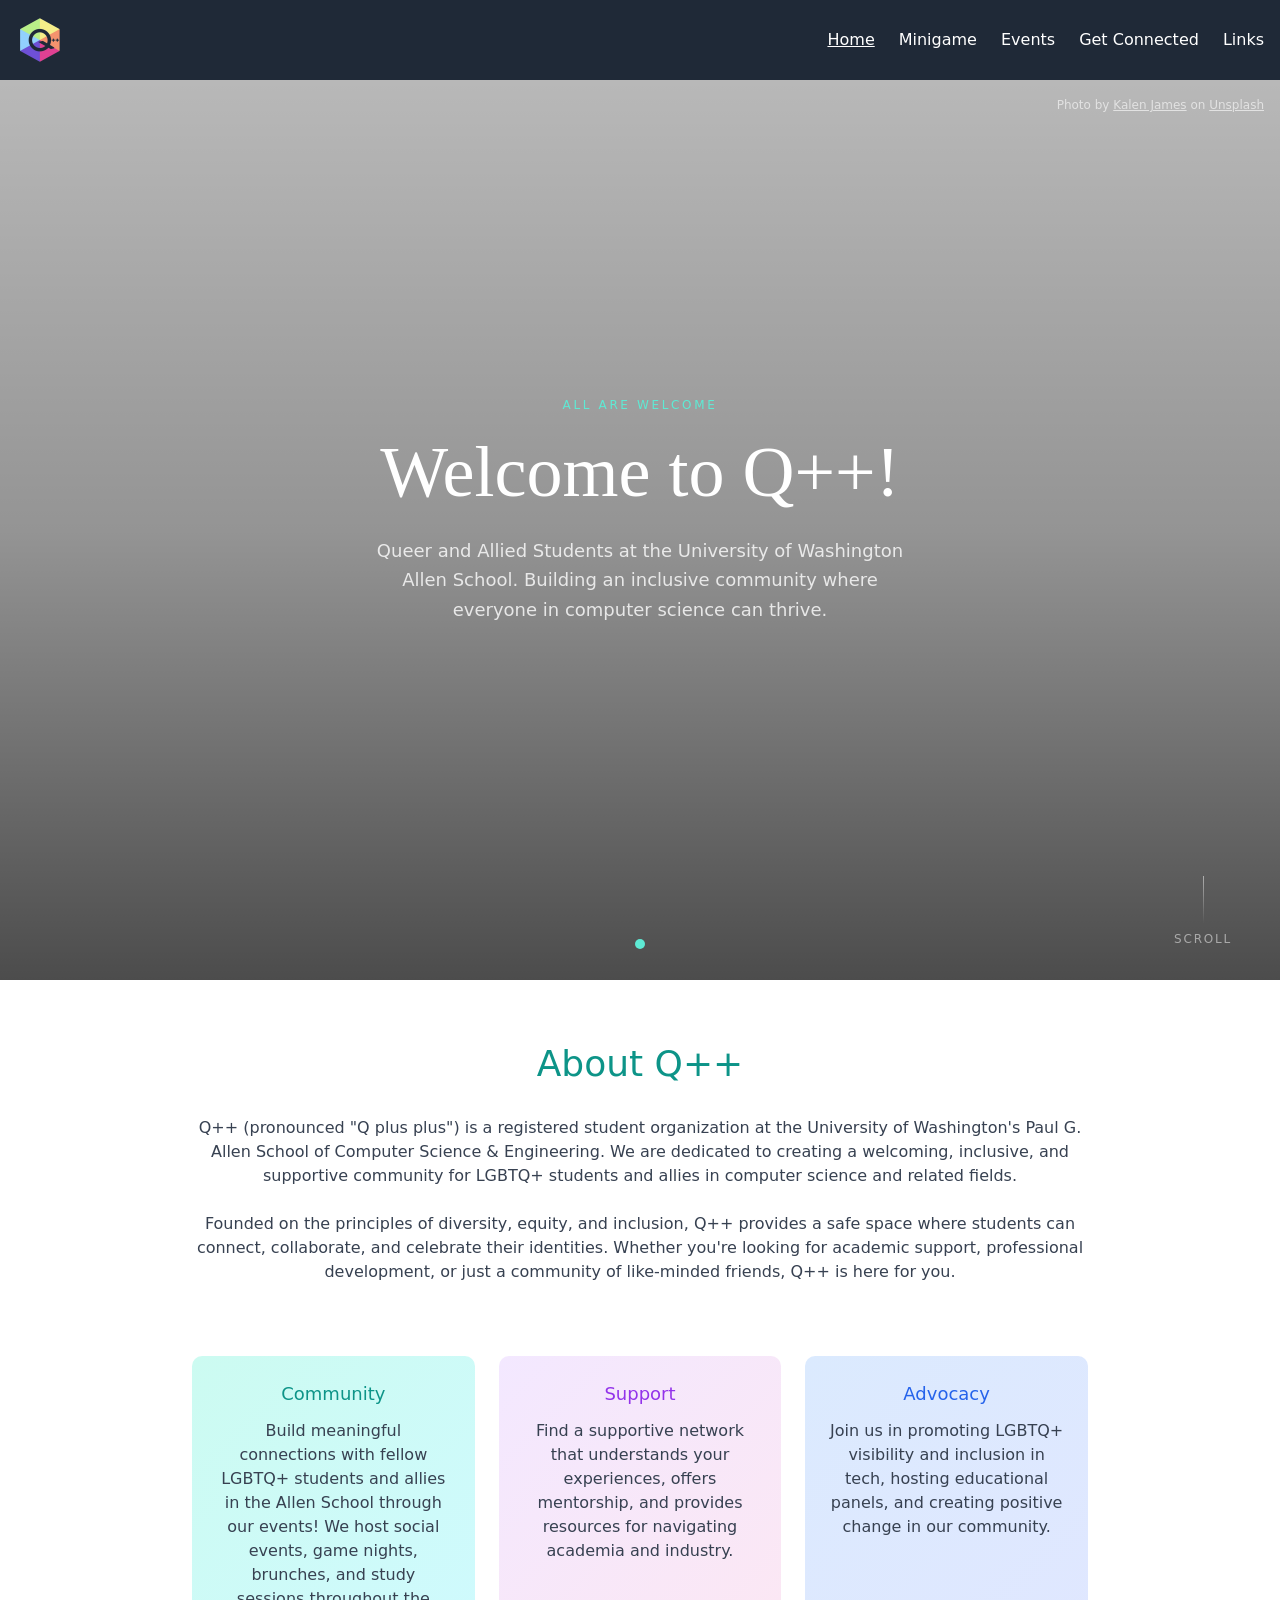
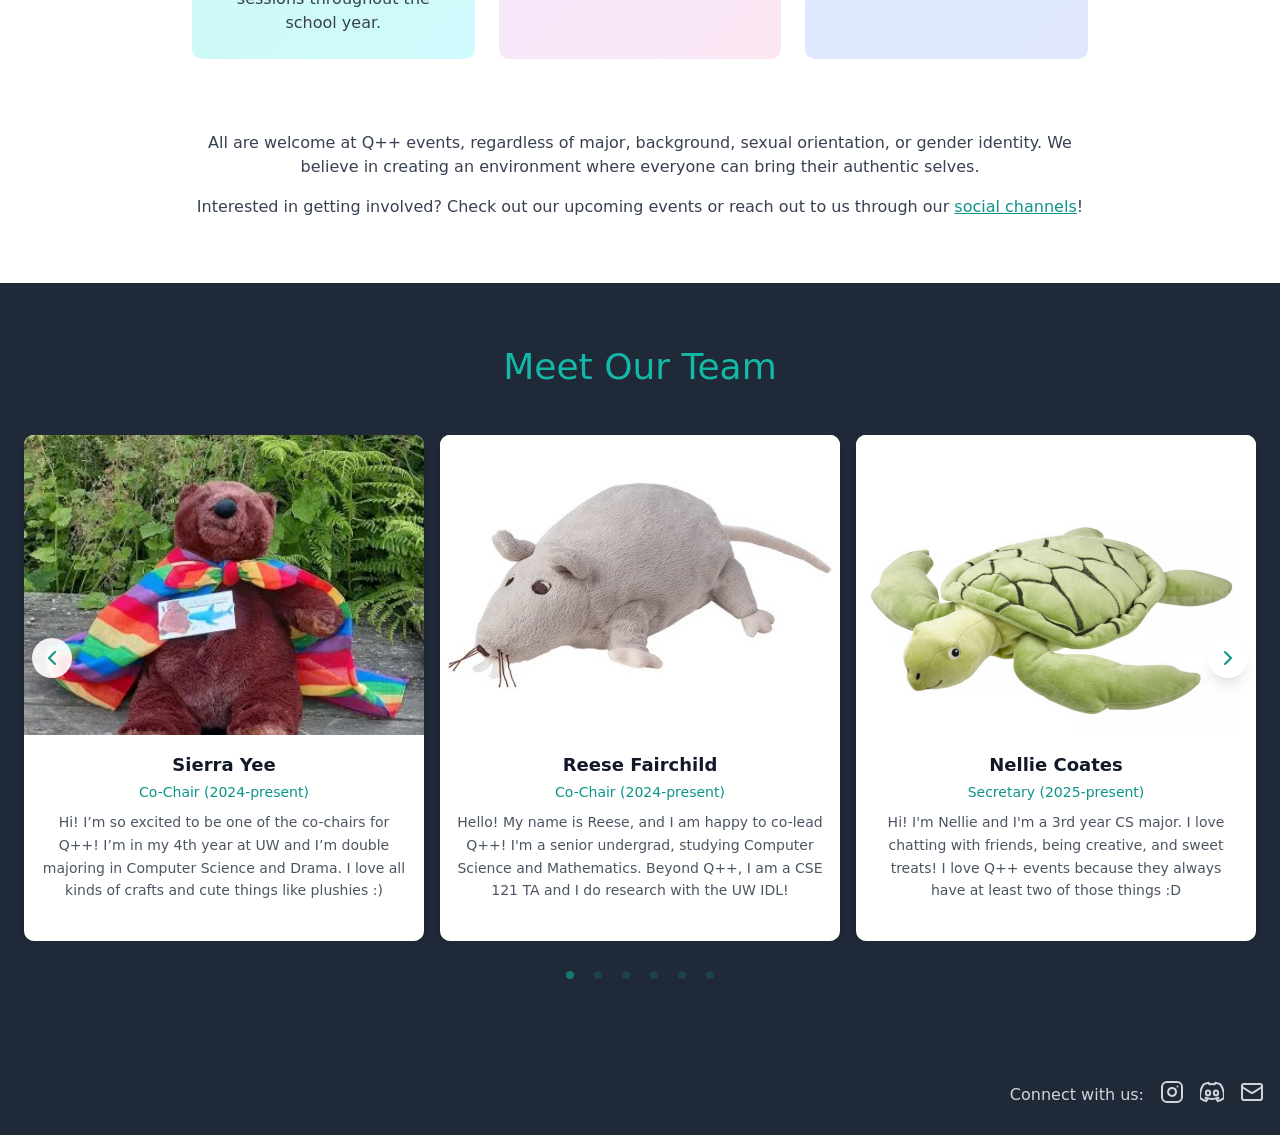
<file: index.html>
<!DOCTYPE html>
<html lang="en">
<head>
  <meta charset="UTF-8">
  <meta name="viewport" content="width=device-width, initial-scale=1.0">
  <title>uwq++</title>
  <meta name="description" content="Connect with the Queer and Allied Students at the University of Washington through event updates, detailed descriptions, and social media links.">
  <meta name="robots" content="noindex, nofollow">
  <link rel="icon" href="logo.png" type="image/png">
  <link rel="stylesheet" href="style.css">
</head>
<body>
  <a class="skip-link" href="#main">Skip to content</a>
  <header class="site-header">
    <nav class="container" aria-label="Main navigation">
      <a class="logo-link" href="index.html" aria-label="Q++ Home">
        <img src="logo.png" alt="Q++ Logo" width="48" height="48">
      </a>
      <ul class="nav-list">
        <li><a href="index.html" aria-current="page">Home</a></li>
        <li><a href="minigame.html">Minigame</a></li>
        <li><a href="events.html">Events</a></li>
        <li><a href="contact.html">Get Connected</a></li>
        <li><a href="links.html">Links</a></li>
      </ul>
    </nav>
  </header>

  <main id="main">
    <section class="hero" aria-labelledby="hero-heading">
      <div class="hero-slide active" style="background-image:url('https://images.unsplash.com/photo-1644204617659-c8b3bb6800db?crop=entropy&amp;cs=tinysrgb&amp;fit=max&amp;fm=jpg&amp;ixid=M3w3Nzg4Nzd8MHwxfHNlYXJjaHwxfHx1bml2ZXJzaXR5JTIwd2FzaGluZ3RvbiUyMGNoZXJyeSUyMGJsb3Nzb20lMjBjYW1wdXN8ZW58MXx8fHwxNzc0NjM5NjIzfDA&amp;ixlib=rb-4.1.0&amp;q=80&amp;w=1080&amp;utm_source=figma&amp;utm_medium=referral')" role="img" aria-label="University of Washington campus featuring pink cherry blossom trees in bloom with the historic Denny Hall tower in the background"></div>
      <div class="hero-overlay"></div>

      <div class="photo-credit">Photo by
        <a href="https://unsplash.com/@kjpargeter?utm_source=figma&amp;utm_medium=referral" target="_blank" rel="noopener noreferrer">Kalen James</a> on
        <a href="https://unsplash.com?utm_source=figma&amp;utm_medium=referral" target="_blank" rel="noopener noreferrer">Unsplash</a>
      </div>

      <div class="hero-content">
        <p class="hero-eyebrow">All are welcome</p>
        <h1 id="hero-heading">Welcome to Q++!</h1>
        <p class="hero-sub">Queer and Allied Students at the University of Washington Allen School. Building an inclusive community where everyone in computer science can thrive.</p>
      </div>

      <div class="hero-dots"><button type="button" aria-label="Slide 1" aria-current="true"></button></div>

      <div class="scroll-cue" aria-hidden="true"><div></div><span>Scroll</span></div>
    </section>

    <section id="about" class="about" aria-labelledby="about-heading">
      <div class="container">
        <div class="about-inner">
          <h2 id="about-heading" class="title-xl">About Q++</h2>
          <div class="about-text">
            <p>Q++ (pronounced "Q plus plus") is a registered student organization at the University of Washington's Paul G. Allen School of Computer Science &amp; Engineering. We are dedicated to creating a welcoming, inclusive, and supportive community for LGBTQ+ students and allies in computer science and related fields.</p>
            <p>Founded on the principles of diversity, equity, and inclusion, Q++ provides a safe space where students can connect, collaborate, and celebrate their identities. Whether you're looking for academic support, professional development, or just a community of like-minded friends, Q++ is here for you.</p>
            <div class="pillars">
              <div class="pillar theme-teal">
                <h3>Community</h3>
                <p>Build meaningful connections with fellow LGBTQ+ students and allies in the Allen School through our events! We host social events, game nights, brunches, and study sessions throughout the school year.</p>
              </div>
              <div class="pillar theme-purple">
                <h3>Support</h3>
                <p>Find a supportive network that understands your experiences, offers mentorship, and provides resources for navigating academia and industry.</p>
              </div>
              <div class="pillar theme-blue">
                <h3>Advocacy</h3>
                <p>Join us in promoting LGBTQ+ visibility and inclusion in tech, hosting educational panels, and creating positive change in our community.</p>
              </div>
            </div>
            <div class="about-closing">
              <p>All are welcome at Q++ events, regardless of major, background, sexual orientation, or gender identity. We believe in creating an environment where everyone can bring their authentic selves.</p>
              <p>Interested in getting involved? Check out our upcoming events or reach out to us through our <a href="contact.html">social channels</a>!</p>
            </div>
          </div>
        </div>
      </div>
    </section>

    <section class="gallery" aria-labelledby="gallery-heading">
      <div class="container">
        <h2 id="gallery-heading">Meet Our Team</h2>
        <div class="slider" id="team-slider" role="region" aria-roledescription="carousel" aria-label="Image carousel of Q++ team members">
          <div class="slider-viewport"><div class="slider-track"></div></div>
          <button type="button" class="slider-arrow prev" aria-label="Previous image"><svg class="icon icon-lg" viewBox="0 0 24 24" aria-hidden="true"><path d="m15 18-6-6 6-6"/></svg></button>
          <button type="button" class="slider-arrow next" aria-label="Next image"><svg class="icon icon-lg" viewBox="0 0 24 24" aria-hidden="true"><path d="m9 18 6-6-6-6"/></svg></button>
          <ul class="slider-dots"></ul>
        </div>
      </div>
    </section>
  </main>

  <footer class="site-footer">
    <div class="container footer-inner">
      <span>Connect with us:</span>
      <nav aria-label="Social media links">
        <ul class="social-list">
          <li><a class="instagram" href="https://www.instagram.com/uw_qpp/?utm_source=ig_web_button_share_sheet" target="_blank" rel="noopener noreferrer" aria-label="Follow us on Instagram (opens in new tab)"><svg class="icon icon-lg" viewBox="0 0 24 24" aria-hidden="true"><rect width="20" height="20" x="2" y="2" rx="5" ry="5"/><path d="M16 11.37A4 4 0 1 1 12.63 8 4 4 0 0 1 16 11.37z"/><line x1="17.5" x2="17.51" y1="6.5" y2="6.5"/></svg></a></li>
          <li><a class="discord" href="https://discord.gg/aMYWwayKa" target="_blank" rel="noopener noreferrer" aria-label="Join our Discord server (opens in new tab)"><svg class="icon icon-lg" viewBox="0 0 24 24" fill="currentColor" stroke="none" aria-hidden="true"><path d="M20.317 4.3698a19.7913 19.7913 0 00-4.8851-1.5152.0741.0741 0 00-.0785.0371c-.211.3753-.4447.8648-.6083 1.2495-1.8447-.2762-3.68-.2762-5.4868 0-.1636-.3933-.4058-.8742-.6177-1.2495a.077.077 0 00-.0785-.037 19.7363 19.7363 0 00-4.8852 1.515.0699.0699 0 00-.0321.0277C.5334 9.0458-.319 13.5799.0992 18.0578a.0824.0824 0 00.0312.0561c2.0528 1.5076 4.0413 2.4228 5.9929 3.0294a.0777.0777 0 00.0842-.0276c.4616-.6304.8731-1.2952 1.226-1.9942a.076.076 0 00-.0416-.1057c-.6528-.2476-1.2743-.5495-1.8722-.8923a.077.077 0 01-.0076-.1277c.1258-.0943.2517-.1923.3718-.2914a.0743.0743 0 01.0776-.0105c3.9278 1.7933 8.18 1.7933 12.0614 0a.0739.0739 0 01.0785.0095c.1202.099.246.1981.3728.2924a.077.077 0 01-.0066.1276 12.2986 12.2986 0 01-1.873.8914.0766.0766 0 00-.0407.1067c.3604.698.7719 1.3628 1.225 1.9932a.076.076 0 00.0842.0286c1.961-.6067 3.9495-1.5219 6.0023-3.0294a.077.077 0 00.0313-.0552c.5004-5.177-.8382-9.6739-3.5485-13.6604a.061.061 0 00-.0312-.0286zM8.02 15.3312c-1.1825 0-2.1569-1.0857-2.1569-2.419 0-1.3332.9555-2.4189 2.157-2.4189 1.2108 0 2.1757 1.0952 2.1568 2.419 0 1.3332-.9555 2.4189-2.1569 2.4189zm7.9748 0c-1.1825 0-2.1569-1.0857-2.1569-2.419 0-1.3332.9554-2.4189 2.1569-2.4189 1.2108 0 2.1757 1.0952 2.1568 2.419 0 1.3332-.946 2.4189-2.1568 2.4189z"/></svg></a></li>
          <li><a class="mail" href="mailto:qpp-officers@cs.washington.edu" aria-label="Email us at qpp-officers@cs.washington.edu"><svg class="icon icon-lg" viewBox="0 0 24 24" aria-hidden="true"><rect width="20" height="16" x="2" y="4" rx="2"/><path d="m22 7-8.97 5.7a1.94 1.94 0 0 1-2.06 0L2 7"/></svg></a></li>
        </ul>
      </nav>
    </div>
  </footer>

  <script src="data.js"></script>
  <script src="main.js"></script>
</body>
</html>
</file>
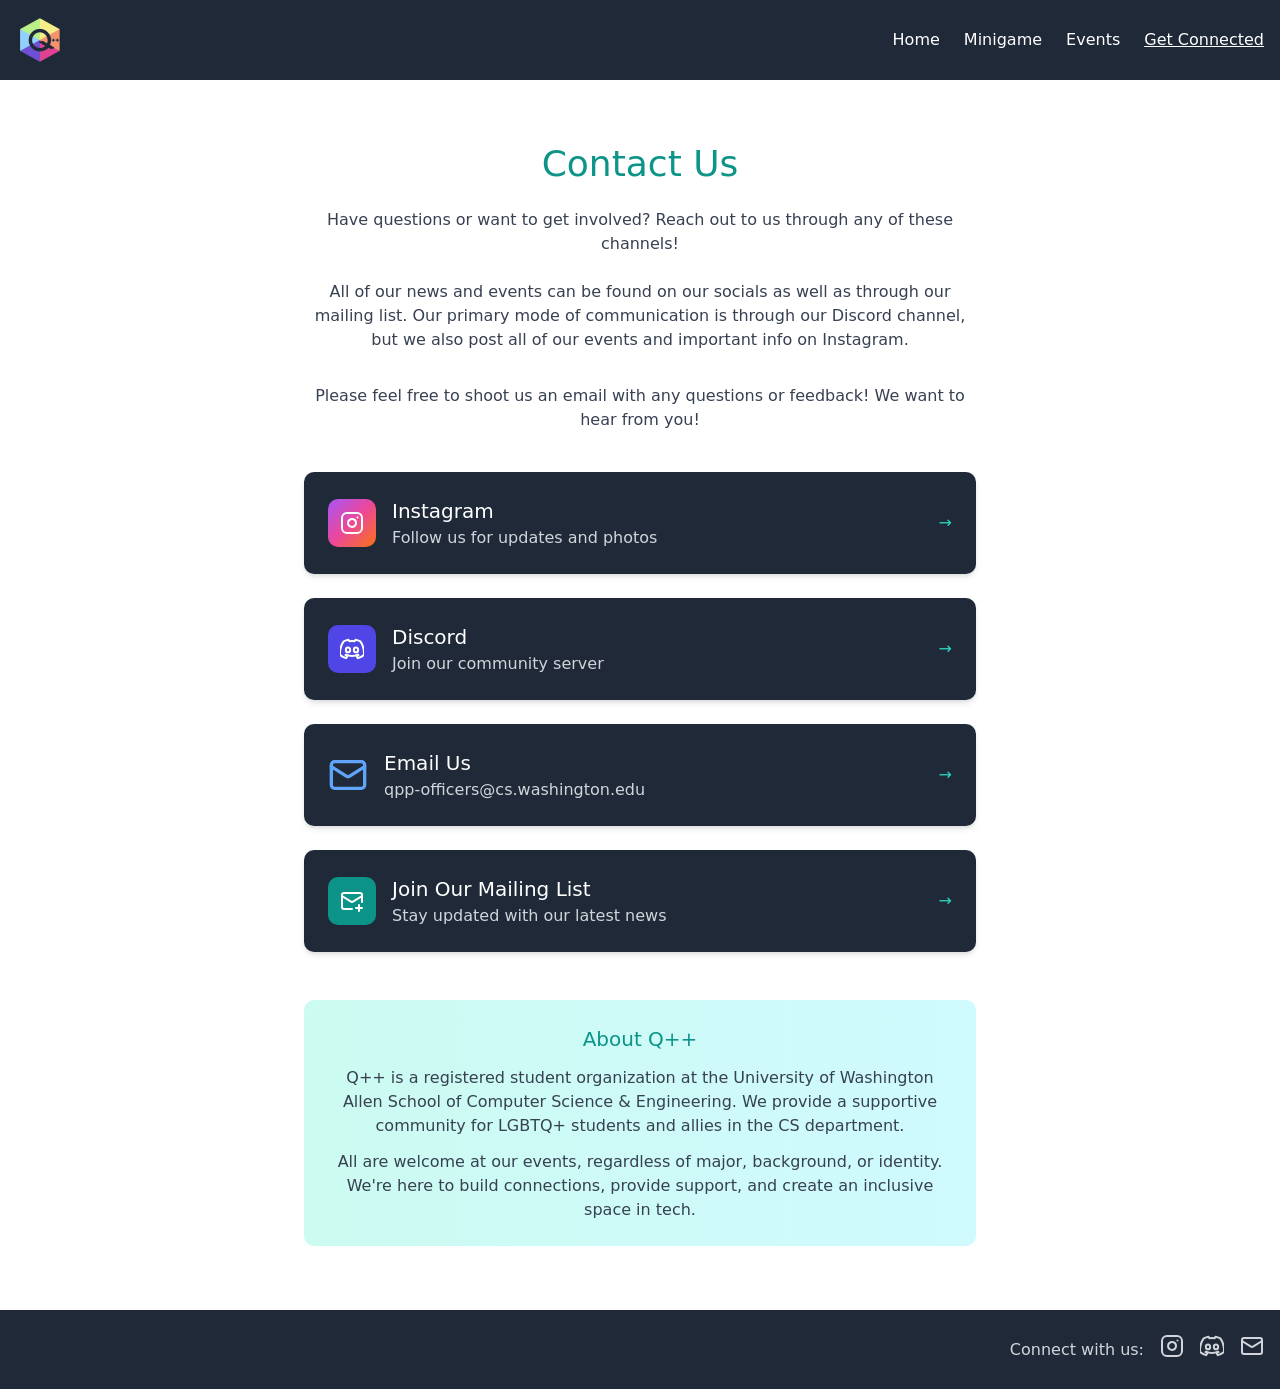
<file: contact-2.html>
<!DOCTYPE html>
<html lang="en">
<head>
  <meta charset="UTF-8">
  <meta name="viewport" content="width=device-width, initial-scale=1.0">
  <title>Contact Us – uwq++</title>
  <meta name="description" content="Connect with the Queer and Allied Students at the University of Washington through event updates, detailed descriptions, and social media links.">
  <meta name="robots" content="noindex, nofollow">
  <link rel="icon" href="logo.png" type="image/png">
  <link rel="stylesheet" href="style.css">
</head>
<body>
  <a class="skip-link" href="#main">Skip to content</a>
  <header class="site-header">
    <nav class="container" aria-label="Main navigation">
      <a class="logo-link" href="index.html" aria-label="Q++ Home">
        <img src="logo.png" alt="Q++ Logo" width="48" height="48">
      </a>
      <ul class="nav-list">
        <li><a href="index.html">Home</a></li>
        <li><a href="minigame.html">Minigame</a></li>
        <li><a href="events.html">Events</a></li>
        <li><a href="contact.html" aria-current="page">Get Connected</a></li>
      </ul>
    </nav>
  </header>

  <main id="main">
    <div class="contact-page container">
      <div class="contact-inner">
        <h1 class="title-xl">Contact Us</h1>
        <p class="m6">Have questions or want to get involved? Reach out to us through any of these channels!</p>
        <p class="m8">All of our news and events can be found on our socials as well as through our mailing list. Our primary mode of communication is through our Discord channel, but we also post all of our events and important info on Instagram.</p>
        <p class="m10">Please feel free to shoot us an email with any questions or feedback! We want to hear from you!</p>

        <div class="contact-list">
          <a class="contact-card" href="https://www.instagram.com/uw_qpp/?utm_source=ig_web_button_share_sheet" target="_blank" rel="noopener noreferrer">
            <div class="contact-icon ig"><svg class="icon icon-lg" viewBox="0 0 24 24" aria-hidden="true"><rect width="20" height="20" x="2" y="2" rx="5" ry="5"/><path d="M16 11.37A4 4 0 1 1 12.63 8 4 4 0 0 1 16 11.37z"/><line x1="17.5" x2="17.51" y1="6.5" y2="6.5"/></svg></div>
            <div class="text"><h2>Instagram</h2><p>Follow us for updates and photos</p></div><span class="arrow" aria-label="Opens in new tab">→</span>
          </a>
          <a class="contact-card" href="https://discord.gg/aMYWwayKa" target="_blank" rel="noopener noreferrer">
            <div class="contact-icon dc"><svg class="icon icon-lg" viewBox="0 0 24 24" fill="currentColor" stroke="none" aria-hidden="true"><path d="M20.317 4.3698a19.7913 19.7913 0 00-4.8851-1.5152.0741.0741 0 00-.0785.0371c-.211.3753-.4447.8648-.6083 1.2495-1.8447-.2762-3.68-.2762-5.4868 0-.1636-.3933-.4058-.8742-.6177-1.2495a.077.077 0 00-.0785-.037 19.7363 19.7363 0 00-4.8852 1.515.0699.0699 0 00-.0321.0277C.5334 9.0458-.319 13.5799.0992 18.0578a.0824.0824 0 00.0312.0561c2.0528 1.5076 4.0413 2.4228 5.9929 3.0294a.0777.0777 0 00.0842-.0276c.4616-.6304.8731-1.2952 1.226-1.9942a.076.076 0 00-.0416-.1057c-.6528-.2476-1.2743-.5495-1.8722-.8923a.077.077 0 01-.0076-.1277c.1258-.0943.2517-.1923.3718-.2914a.0743.0743 0 01.0776-.0105c3.9278 1.7933 8.18 1.7933 12.0614 0a.0739.0739 0 01.0785.0095c.1202.099.246.1981.3728.2924a.077.077 0 01-.0066.1276 12.2986 12.2986 0 01-1.873.8914.0766.0766 0 00-.0407.1067c.3604.698.7719 1.3628 1.225 1.9932a.076.076 0 00.0842.0286c1.961-.6067 3.9495-1.5219 6.0023-3.0294a.077.077 0 00.0313-.0552c.5004-5.177-.8382-9.6739-3.5485-13.6604a.061.061 0 00-.0312-.0286zM8.02 15.3312c-1.1825 0-2.1569-1.0857-2.1569-2.419 0-1.3332.9555-2.4189 2.157-2.4189 1.2108 0 2.1757 1.0952 2.1568 2.419 0 1.3332-.9555 2.4189-2.1569 2.4189zm7.9748 0c-1.1825 0-2.1569-1.0857-2.1569-2.419 0-1.3332.9554-2.4189 2.1569-2.4189 1.2108 0 2.1757 1.0952 2.1568 2.419 0 1.3332-.946 2.4189-2.1568 2.4189z"/></svg></div>
            <div class="text"><h2>Discord</h2><p>Join our community server</p></div><span class="arrow" aria-label="Opens in new tab">→</span>
          </a>
          <a class="contact-card" href="mailto:qpp-officers@cs.washington.edu">
            <svg class="icon icon-xl mail-icon" viewBox="0 0 24 24" aria-hidden="true"><rect width="20" height="16" x="2" y="4" rx="2"/><path d="m22 7-8.97 5.7a1.94 1.94 0 0 1-2.06 0L2 7"/></svg>
            <div class="text"><h2>Email Us</h2><p>qpp-officers@cs.washington.edu</p></div><span class="arrow">→</span>
          </a>
          <a class="contact-card" href="https://mailman.cs.washington.edu/mailman/listinfo/qpp" target="_blank" rel="noopener noreferrer">
            <div class="contact-icon ml"><svg class="icon icon-lg" viewBox="0 0 24 24" aria-hidden="true"><path d="M22 13V6a2 2 0 0 0-2-2H4a2 2 0 0 0-2 2v12c0 1.1.9 2 2 2h8"/><path d="m22 7-8.97 5.7a1.94 1.94 0 0 1-2.06 0L2 7"/><path d="M19 16v6"/><path d="M16 19h6"/></svg></div>
            <div class="text"><h2>Join Our Mailing List</h2><p>Stay updated with our latest news</p></div><span class="arrow" aria-label="Opens in new tab">→</span>
          </a>
        </div>

        <div class="contact-about">
          <h2>About Q++</h2>
          <p>Q++ is a registered student organization at the University of Washington Allen School of Computer Science &amp; Engineering. We provide a supportive community for LGBTQ+ students and allies in the CS department.</p>
          <p>All are welcome at our events, regardless of major, background, or identity. We're here to build connections, provide support, and create an inclusive space in tech.</p>
        </div>
      </div>
    </div>
  </main>

  <footer class="site-footer">
    <div class="container footer-inner">
      <span>Connect with us:</span>
      <nav aria-label="Social media links">
        <ul class="social-list">
          <li><a class="instagram" href="https://www.instagram.com/uw_qpp/?utm_source=ig_web_button_share_sheet" target="_blank" rel="noopener noreferrer" aria-label="Follow us on Instagram (opens in new tab)"><svg class="icon icon-lg" viewBox="0 0 24 24" aria-hidden="true"><rect width="20" height="20" x="2" y="2" rx="5" ry="5"/><path d="M16 11.37A4 4 0 1 1 12.63 8 4 4 0 0 1 16 11.37z"/><line x1="17.5" x2="17.51" y1="6.5" y2="6.5"/></svg></a></li>
          <li><a class="discord" href="https://discord.gg/aMYWwayKa" target="_blank" rel="noopener noreferrer" aria-label="Join our Discord server (opens in new tab)"><svg class="icon icon-lg" viewBox="0 0 24 24" fill="currentColor" stroke="none" aria-hidden="true"><path d="M20.317 4.3698a19.7913 19.7913 0 00-4.8851-1.5152.0741.0741 0 00-.0785.0371c-.211.3753-.4447.8648-.6083 1.2495-1.8447-.2762-3.68-.2762-5.4868 0-.1636-.3933-.4058-.8742-.6177-1.2495a.077.077 0 00-.0785-.037 19.7363 19.7363 0 00-4.8852 1.515.0699.0699 0 00-.0321.0277C.5334 9.0458-.319 13.5799.0992 18.0578a.0824.0824 0 00.0312.0561c2.0528 1.5076 4.0413 2.4228 5.9929 3.0294a.0777.0777 0 00.0842-.0276c.4616-.6304.8731-1.2952 1.226-1.9942a.076.076 0 00-.0416-.1057c-.6528-.2476-1.2743-.5495-1.8722-.8923a.077.077 0 01-.0076-.1277c.1258-.0943.2517-.1923.3718-.2914a.0743.0743 0 01.0776-.0105c3.9278 1.7933 8.18 1.7933 12.0614 0a.0739.0739 0 01.0785.0095c.1202.099.246.1981.3728.2924a.077.077 0 01-.0066.1276 12.2986 12.2986 0 01-1.873.8914.0766.0766 0 00-.0407.1067c.3604.698.7719 1.3628 1.225 1.9932a.076.076 0 00.0842.0286c1.961-.6067 3.9495-1.5219 6.0023-3.0294a.077.077 0 00.0313-.0552c.5004-5.177-.8382-9.6739-3.5485-13.6604a.061.061 0 00-.0312-.0286zM8.02 15.3312c-1.1825 0-2.1569-1.0857-2.1569-2.419 0-1.3332.9555-2.4189 2.157-2.4189 1.2108 0 2.1757 1.0952 2.1568 2.419 0 1.3332-.9555 2.4189-2.1569 2.4189zm7.9748 0c-1.1825 0-2.1569-1.0857-2.1569-2.419 0-1.3332.9554-2.4189 2.1569-2.4189 1.2108 0 2.1757 1.0952 2.1568 2.419 0 1.3332-.946 2.4189-2.1568 2.4189z"/></svg></a></li>
          <li><a class="mail" href="mailto:qpp-officers@cs.washington.edu" aria-label="Email us at qpp-officers@cs.washington.edu"><svg class="icon icon-lg" viewBox="0 0 24 24" aria-hidden="true"><rect width="20" height="16" x="2" y="4" rx="2"/><path d="m22 7-8.97 5.7a1.94 1.94 0 0 1-2.06 0L2 7"/></svg></a></li>
        </ul>
      </nav>
    </div>
  </footer>


</body>
</html>
</file>
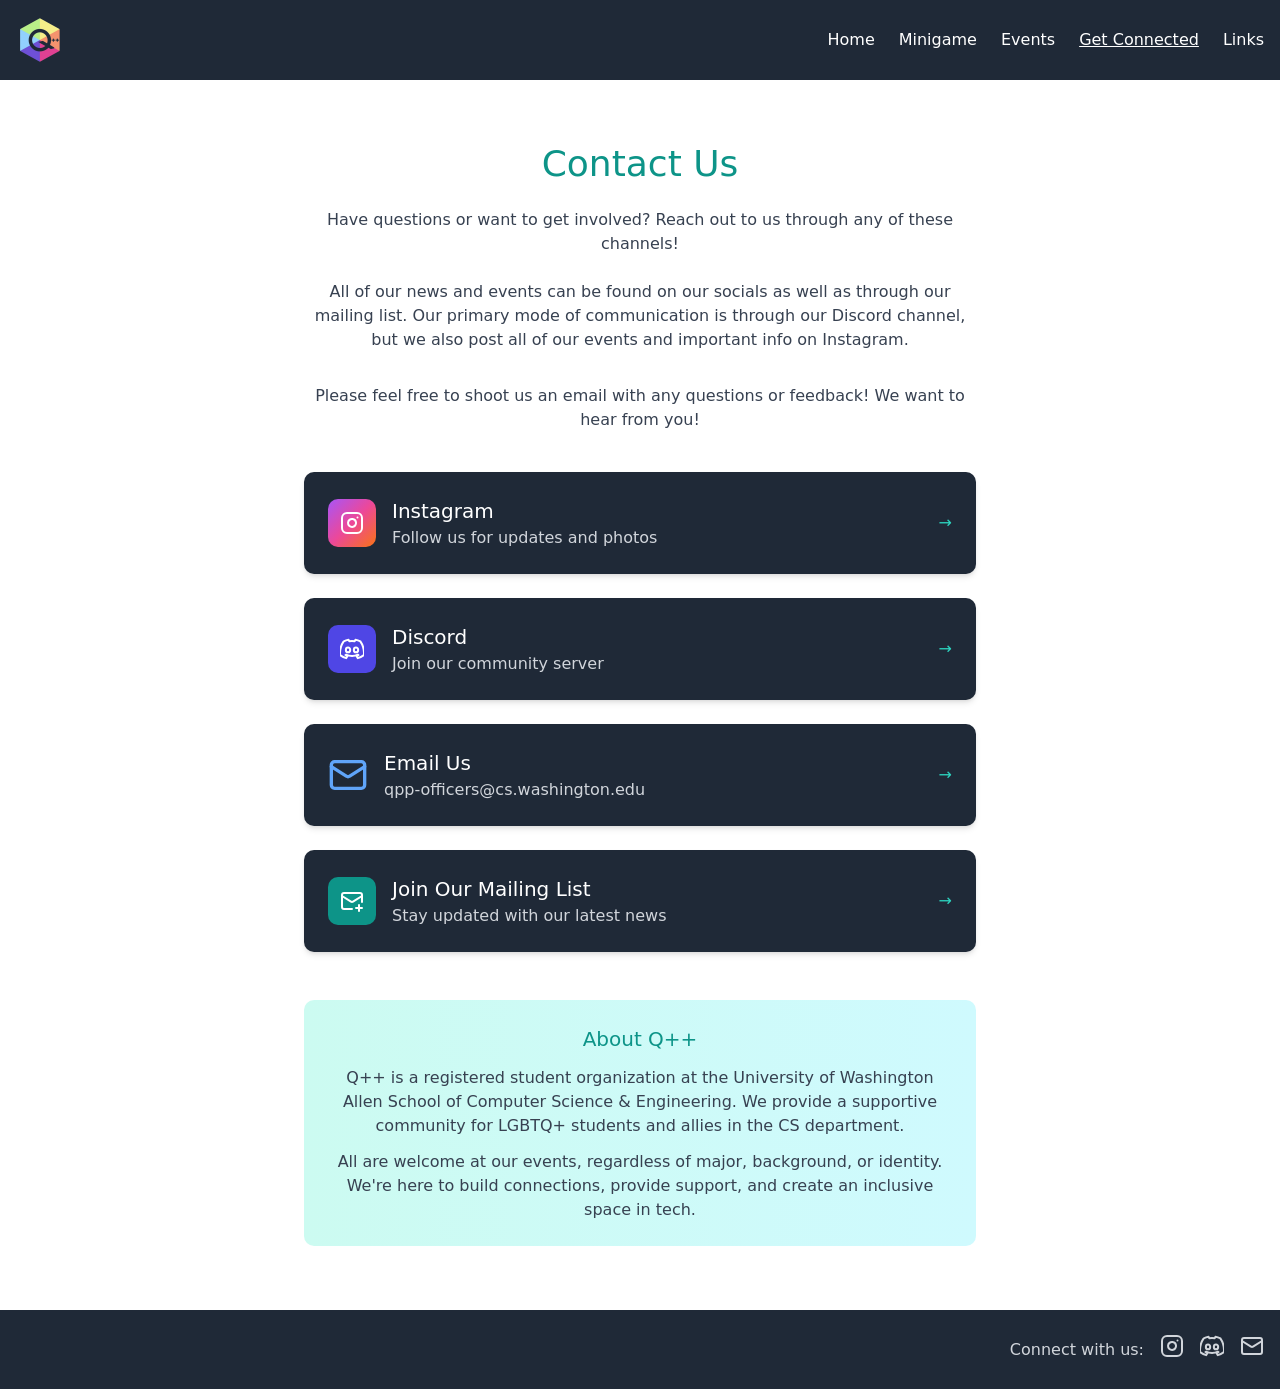
<file: contact.html>
<!DOCTYPE html>
<html lang="en">
<head>
  <meta charset="UTF-8">
  <meta name="viewport" content="width=device-width, initial-scale=1.0">
  <title>Contact Us – uwq++</title>
  <meta name="description" content="Connect with the Queer and Allied Students at the University of Washington through event updates, detailed descriptions, and social media links.">
  <meta name="robots" content="noindex, nofollow">
  <link rel="icon" href="logo.png" type="image/png">
  <link rel="stylesheet" href="style.css">
</head>
<body>
  <a class="skip-link" href="#main">Skip to content</a>
  <header class="site-header">
    <nav class="container" aria-label="Main navigation">
      <a class="logo-link" href="index.html" aria-label="Q++ Home">
        <img src="logo.png" alt="Q++ Logo" width="48" height="48">
      </a>
      <ul class="nav-list">
        <li><a href="index.html">Home</a></li>
        <li><a href="minigame.html">Minigame</a></li>
        <li><a href="events.html">Events</a></li>
        <li><a href="contact.html" aria-current="page">Get Connected</a></li>
        <li><a href="links.html">Links</a></li>
      </ul>
    </nav>
  </header>

  <main id="main">
    <div class="contact-page container">
      <div class="contact-inner">
        <h1 class="title-xl">Contact Us</h1>
        <p class="m6">Have questions or want to get involved? Reach out to us through any of these channels!</p>
        <p class="m8">All of our news and events can be found on our socials as well as through our mailing list. Our primary mode of communication is through our Discord channel, but we also post all of our events and important info on Instagram.</p>
        <p class="m10">Please feel free to shoot us an email with any questions or feedback! We want to hear from you!</p>

        <div class="contact-list">
          <a class="contact-card" href="https://www.instagram.com/uw_qpp/?utm_source=ig_web_button_share_sheet" target="_blank" rel="noopener noreferrer">
            <div class="contact-icon ig"><svg class="icon icon-lg" viewBox="0 0 24 24" aria-hidden="true"><rect width="20" height="20" x="2" y="2" rx="5" ry="5"/><path d="M16 11.37A4 4 0 1 1 12.63 8 4 4 0 0 1 16 11.37z"/><line x1="17.5" x2="17.51" y1="6.5" y2="6.5"/></svg></div>
            <div class="text"><h2>Instagram</h2><p>Follow us for updates and photos</p></div><span class="arrow" aria-label="Opens in new tab">→</span>
          </a>
          <a class="contact-card" href="https://discord.gg/aMYWwayKa" target="_blank" rel="noopener noreferrer">
            <div class="contact-icon dc"><svg class="icon icon-lg" viewBox="0 0 24 24" fill="currentColor" stroke="none" aria-hidden="true"><path d="M20.317 4.3698a19.7913 19.7913 0 00-4.8851-1.5152.0741.0741 0 00-.0785.0371c-.211.3753-.4447.8648-.6083 1.2495-1.8447-.2762-3.68-.2762-5.4868 0-.1636-.3933-.4058-.8742-.6177-1.2495a.077.077 0 00-.0785-.037 19.7363 19.7363 0 00-4.8852 1.515.0699.0699 0 00-.0321.0277C.5334 9.0458-.319 13.5799.0992 18.0578a.0824.0824 0 00.0312.0561c2.0528 1.5076 4.0413 2.4228 5.9929 3.0294a.0777.0777 0 00.0842-.0276c.4616-.6304.8731-1.2952 1.226-1.9942a.076.076 0 00-.0416-.1057c-.6528-.2476-1.2743-.5495-1.8722-.8923a.077.077 0 01-.0076-.1277c.1258-.0943.2517-.1923.3718-.2914a.0743.0743 0 01.0776-.0105c3.9278 1.7933 8.18 1.7933 12.0614 0a.0739.0739 0 01.0785.0095c.1202.099.246.1981.3728.2924a.077.077 0 01-.0066.1276 12.2986 12.2986 0 01-1.873.8914.0766.0766 0 00-.0407.1067c.3604.698.7719 1.3628 1.225 1.9932a.076.076 0 00.0842.0286c1.961-.6067 3.9495-1.5219 6.0023-3.0294a.077.077 0 00.0313-.0552c.5004-5.177-.8382-9.6739-3.5485-13.6604a.061.061 0 00-.0312-.0286zM8.02 15.3312c-1.1825 0-2.1569-1.0857-2.1569-2.419 0-1.3332.9555-2.4189 2.157-2.4189 1.2108 0 2.1757 1.0952 2.1568 2.419 0 1.3332-.9555 2.4189-2.1569 2.4189zm7.9748 0c-1.1825 0-2.1569-1.0857-2.1569-2.419 0-1.3332.9554-2.4189 2.1569-2.4189 1.2108 0 2.1757 1.0952 2.1568 2.419 0 1.3332-.946 2.4189-2.1568 2.4189z"/></svg></div>
            <div class="text"><h2>Discord</h2><p>Join our community server</p></div><span class="arrow" aria-label="Opens in new tab">→</span>
          </a>
          <a class="contact-card" href="mailto:qpp-officers@cs.washington.edu">
            <svg class="icon icon-xl mail-icon" viewBox="0 0 24 24" aria-hidden="true"><rect width="20" height="16" x="2" y="4" rx="2"/><path d="m22 7-8.97 5.7a1.94 1.94 0 0 1-2.06 0L2 7"/></svg>
            <div class="text"><h2>Email Us</h2><p>qpp-officers@cs.washington.edu</p></div><span class="arrow">→</span>
          </a>
          <a class="contact-card" href="https://mailman.cs.washington.edu/mailman/listinfo/qpp" target="_blank" rel="noopener noreferrer">
            <div class="contact-icon ml"><svg class="icon icon-lg" viewBox="0 0 24 24" aria-hidden="true"><path d="M22 13V6a2 2 0 0 0-2-2H4a2 2 0 0 0-2 2v12c0 1.1.9 2 2 2h8"/><path d="m22 7-8.97 5.7a1.94 1.94 0 0 1-2.06 0L2 7"/><path d="M19 16v6"/><path d="M16 19h6"/></svg></div>
            <div class="text"><h2>Join Our Mailing List</h2><p>Stay updated with our latest news</p></div><span class="arrow" aria-label="Opens in new tab">→</span>
          </a>
        </div>

        <div class="contact-about">
          <h2>About Q++</h2>
          <p>Q++ is a registered student organization at the University of Washington Allen School of Computer Science &amp; Engineering. We provide a supportive community for LGBTQ+ students and allies in the CS department.</p>
          <p>All are welcome at our events, regardless of major, background, or identity. We're here to build connections, provide support, and create an inclusive space in tech.</p>
        </div>
      </div>
    </div>
  </main>

  <footer class="site-footer">
    <div class="container footer-inner">
      <span>Connect with us:</span>
      <nav aria-label="Social media links">
        <ul class="social-list">
          <li><a class="instagram" href="https://www.instagram.com/uw_qpp/?utm_source=ig_web_button_share_sheet" target="_blank" rel="noopener noreferrer" aria-label="Follow us on Instagram (opens in new tab)"><svg class="icon icon-lg" viewBox="0 0 24 24" aria-hidden="true"><rect width="20" height="20" x="2" y="2" rx="5" ry="5"/><path d="M16 11.37A4 4 0 1 1 12.63 8 4 4 0 0 1 16 11.37z"/><line x1="17.5" x2="17.51" y1="6.5" y2="6.5"/></svg></a></li>
          <li><a class="discord" href="https://discord.gg/aMYWwayKa" target="_blank" rel="noopener noreferrer" aria-label="Join our Discord server (opens in new tab)"><svg class="icon icon-lg" viewBox="0 0 24 24" fill="currentColor" stroke="none" aria-hidden="true"><path d="M20.317 4.3698a19.7913 19.7913 0 00-4.8851-1.5152.0741.0741 0 00-.0785.0371c-.211.3753-.4447.8648-.6083 1.2495-1.8447-.2762-3.68-.2762-5.4868 0-.1636-.3933-.4058-.8742-.6177-1.2495a.077.077 0 00-.0785-.037 19.7363 19.7363 0 00-4.8852 1.515.0699.0699 0 00-.0321.0277C.5334 9.0458-.319 13.5799.0992 18.0578a.0824.0824 0 00.0312.0561c2.0528 1.5076 4.0413 2.4228 5.9929 3.0294a.0777.0777 0 00.0842-.0276c.4616-.6304.8731-1.2952 1.226-1.9942a.076.076 0 00-.0416-.1057c-.6528-.2476-1.2743-.5495-1.8722-.8923a.077.077 0 01-.0076-.1277c.1258-.0943.2517-.1923.3718-.2914a.0743.0743 0 01.0776-.0105c3.9278 1.7933 8.18 1.7933 12.0614 0a.0739.0739 0 01.0785.0095c.1202.099.246.1981.3728.2924a.077.077 0 01-.0066.1276 12.2986 12.2986 0 01-1.873.8914.0766.0766 0 00-.0407.1067c.3604.698.7719 1.3628 1.225 1.9932a.076.076 0 00.0842.0286c1.961-.6067 3.9495-1.5219 6.0023-3.0294a.077.077 0 00.0313-.0552c.5004-5.177-.8382-9.6739-3.5485-13.6604a.061.061 0 00-.0312-.0286zM8.02 15.3312c-1.1825 0-2.1569-1.0857-2.1569-2.419 0-1.3332.9555-2.4189 2.157-2.4189 1.2108 0 2.1757 1.0952 2.1568 2.419 0 1.3332-.9555 2.4189-2.1569 2.4189zm7.9748 0c-1.1825 0-2.1569-1.0857-2.1569-2.419 0-1.3332.9554-2.4189 2.1569-2.4189 1.2108 0 2.1757 1.0952 2.1568 2.419 0 1.3332-.946 2.4189-2.1568 2.4189z"/></svg></a></li>
          <li><a class="mail" href="mailto:qpp-officers@cs.washington.edu" aria-label="Email us at qpp-officers@cs.washington.edu"><svg class="icon icon-lg" viewBox="0 0 24 24" aria-hidden="true"><rect width="20" height="16" x="2" y="4" rx="2"/><path d="m22 7-8.97 5.7a1.94 1.94 0 0 1-2.06 0L2 7"/></svg></a></li>
        </ul>
      </nav>
    </div>
  </footer>


</body>
</html>
</file>
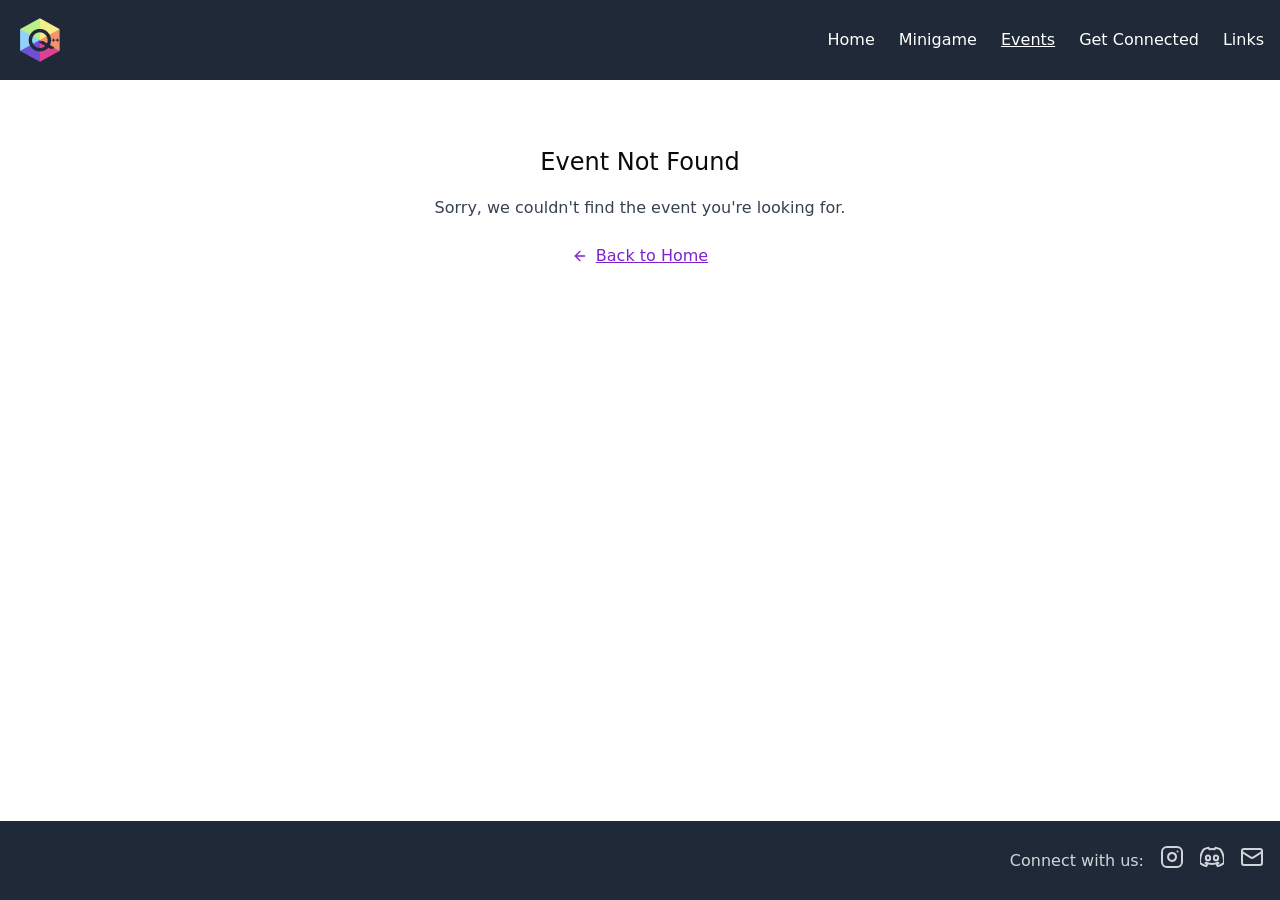
<file: event.html>
<!DOCTYPE html>
<html lang="en">
<head>
  <meta charset="UTF-8">
  <meta name="viewport" content="width=device-width, initial-scale=1.0">
  <title>Event – uwq++</title>
  <meta name="description" content="Connect with the Queer and Allied Students at the University of Washington through event updates, detailed descriptions, and social media links.">
  <meta name="robots" content="noindex, nofollow">
  <link rel="icon" href="logo.png" type="image/png">
  <link rel="stylesheet" href="style.css">
</head>
<body>
  <a class="skip-link" href="#main">Skip to content</a>
  <header class="site-header">
    <nav class="container" aria-label="Main navigation">
      <a class="logo-link" href="index.html" aria-label="Q++ Home">
        <img src="logo.png" alt="Q++ Logo" width="48" height="48">
      </a>
      <ul class="nav-list">
        <li><a href="index.html">Home</a></li>
        <li><a href="minigame.html">Minigame</a></li>
        <li><a href="events.html" aria-current="page">Events</a></li>
        <li><a href="contact.html">Get Connected</a></li>
        <li><a href="links.html">Links</a></li>
      </ul>
    </nav>
  </header>

  <main id="main">
    <div class="detail-page container" id="event-root"><noscript><p>Turn on JavaScript to see this event.</p></noscript></div>
  </main>

  <footer class="site-footer">
    <div class="container footer-inner">
      <span>Connect with us:</span>
      <nav aria-label="Social media links">
        <ul class="social-list">
          <li><a class="instagram" href="https://www.instagram.com/uw_qpp/?utm_source=ig_web_button_share_sheet" target="_blank" rel="noopener noreferrer" aria-label="Follow us on Instagram (opens in new tab)"><svg class="icon icon-lg" viewBox="0 0 24 24" aria-hidden="true"><rect width="20" height="20" x="2" y="2" rx="5" ry="5"/><path d="M16 11.37A4 4 0 1 1 12.63 8 4 4 0 0 1 16 11.37z"/><line x1="17.5" x2="17.51" y1="6.5" y2="6.5"/></svg></a></li>
          <li><a class="discord" href="https://discord.gg/aMYWwayKa" target="_blank" rel="noopener noreferrer" aria-label="Join our Discord server (opens in new tab)"><svg class="icon icon-lg" viewBox="0 0 24 24" fill="currentColor" stroke="none" aria-hidden="true"><path d="M20.317 4.3698a19.7913 19.7913 0 00-4.8851-1.5152.0741.0741 0 00-.0785.0371c-.211.3753-.4447.8648-.6083 1.2495-1.8447-.2762-3.68-.2762-5.4868 0-.1636-.3933-.4058-.8742-.6177-1.2495a.077.077 0 00-.0785-.037 19.7363 19.7363 0 00-4.8852 1.515.0699.0699 0 00-.0321.0277C.5334 9.0458-.319 13.5799.0992 18.0578a.0824.0824 0 00.0312.0561c2.0528 1.5076 4.0413 2.4228 5.9929 3.0294a.0777.0777 0 00.0842-.0276c.4616-.6304.8731-1.2952 1.226-1.9942a.076.076 0 00-.0416-.1057c-.6528-.2476-1.2743-.5495-1.8722-.8923a.077.077 0 01-.0076-.1277c.1258-.0943.2517-.1923.3718-.2914a.0743.0743 0 01.0776-.0105c3.9278 1.7933 8.18 1.7933 12.0614 0a.0739.0739 0 01.0785.0095c.1202.099.246.1981.3728.2924a.077.077 0 01-.0066.1276 12.2986 12.2986 0 01-1.873.8914.0766.0766 0 00-.0407.1067c.3604.698.7719 1.3628 1.225 1.9932a.076.076 0 00.0842.0286c1.961-.6067 3.9495-1.5219 6.0023-3.0294a.077.077 0 00.0313-.0552c.5004-5.177-.8382-9.6739-3.5485-13.6604a.061.061 0 00-.0312-.0286zM8.02 15.3312c-1.1825 0-2.1569-1.0857-2.1569-2.419 0-1.3332.9555-2.4189 2.157-2.4189 1.2108 0 2.1757 1.0952 2.1568 2.419 0 1.3332-.9555 2.4189-2.1569 2.4189zm7.9748 0c-1.1825 0-2.1569-1.0857-2.1569-2.419 0-1.3332.9554-2.4189 2.1569-2.4189 1.2108 0 2.1757 1.0952 2.1568 2.419 0 1.3332-.946 2.4189-2.1568 2.4189z"/></svg></a></li>
          <li><a class="mail" href="mailto:qpp-officers@cs.washington.edu" aria-label="Email us at qpp-officers@cs.washington.edu"><svg class="icon icon-lg" viewBox="0 0 24 24" aria-hidden="true"><rect width="20" height="16" x="2" y="4" rx="2"/><path d="m22 7-8.97 5.7a1.94 1.94 0 0 1-2.06 0L2 7"/></svg></a></li>
        </ul>
      </nav>
    </div>
  </footer>

  <script src="data.js"></script>
  <script src="main.js"></script>
</body>
</html>
</file>
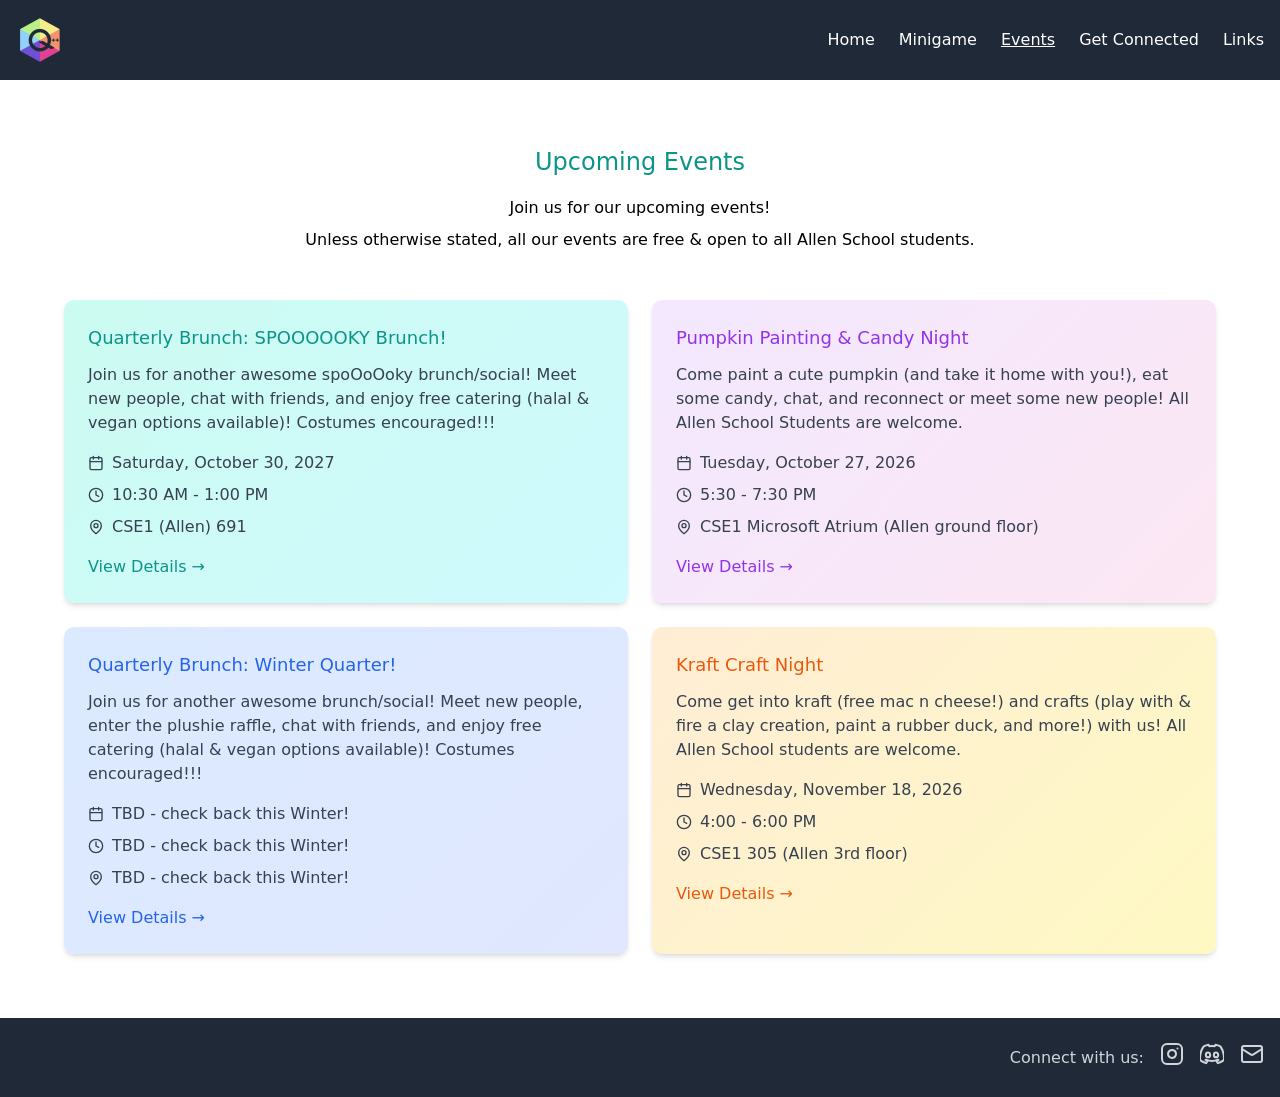
<file: events.html>
<!DOCTYPE html>
<html lang="en">
<head>
  <meta charset="UTF-8">
  <meta name="viewport" content="width=device-width, initial-scale=1.0">
  <title>Events – uwq++</title>
  <meta name="description" content="Connect with the Queer and Allied Students at the University of Washington through event updates, detailed descriptions, and social media links.">
  <meta name="robots" content="noindex, nofollow">
  <link rel="icon" href="logo.png" type="image/png">
  <link rel="stylesheet" href="style.css">
</head>
<body>
  <a class="skip-link" href="#main">Skip to content</a>
  <header class="site-header">
    <nav class="container" aria-label="Main navigation">
      <a class="logo-link" href="index.html" aria-label="Q++ Home">
        <img src="logo.png" alt="Q++ Logo" width="48" height="48">
      </a>
      <ul class="nav-list">
        <li><a href="index.html">Home</a></li>
        <li><a href="minigame.html">Minigame</a></li>
        <li><a href="events.html" aria-current="page">Events</a></li>
        <li><a href="contact.html">Get Connected</a></li>
        <li><a href="links.html">Links</a></li>
      </ul>
    </nav>
  </header>

  <main id="main">
    <section class="events-page container" aria-labelledby="events-list-heading">
      <div class="events-head">
        <h1 id="events-list-heading">Upcoming Events</h1>
        <p>Join us for our upcoming events!</p>
        <p>Unless otherwise stated, all our events are free &amp; open to all Allen School students.</p>
      </div>
      <div class="event-grid" id="events-list"><noscript><p>Turn on JavaScript to see our events.</p></noscript></div>
    </section>
  </main>

  <footer class="site-footer">
    <div class="container footer-inner">
      <span>Connect with us:</span>
      <nav aria-label="Social media links">
        <ul class="social-list">
          <li><a class="instagram" href="https://www.instagram.com/uw_qpp/?utm_source=ig_web_button_share_sheet" target="_blank" rel="noopener noreferrer" aria-label="Follow us on Instagram (opens in new tab)"><svg class="icon icon-lg" viewBox="0 0 24 24" aria-hidden="true"><rect width="20" height="20" x="2" y="2" rx="5" ry="5"/><path d="M16 11.37A4 4 0 1 1 12.63 8 4 4 0 0 1 16 11.37z"/><line x1="17.5" x2="17.51" y1="6.5" y2="6.5"/></svg></a></li>
          <li><a class="discord" href="https://discord.gg/aMYWwayKa" target="_blank" rel="noopener noreferrer" aria-label="Join our Discord server (opens in new tab)"><svg class="icon icon-lg" viewBox="0 0 24 24" fill="currentColor" stroke="none" aria-hidden="true"><path d="M20.317 4.3698a19.7913 19.7913 0 00-4.8851-1.5152.0741.0741 0 00-.0785.0371c-.211.3753-.4447.8648-.6083 1.2495-1.8447-.2762-3.68-.2762-5.4868 0-.1636-.3933-.4058-.8742-.6177-1.2495a.077.077 0 00-.0785-.037 19.7363 19.7363 0 00-4.8852 1.515.0699.0699 0 00-.0321.0277C.5334 9.0458-.319 13.5799.0992 18.0578a.0824.0824 0 00.0312.0561c2.0528 1.5076 4.0413 2.4228 5.9929 3.0294a.0777.0777 0 00.0842-.0276c.4616-.6304.8731-1.2952 1.226-1.9942a.076.076 0 00-.0416-.1057c-.6528-.2476-1.2743-.5495-1.8722-.8923a.077.077 0 01-.0076-.1277c.1258-.0943.2517-.1923.3718-.2914a.0743.0743 0 01.0776-.0105c3.9278 1.7933 8.18 1.7933 12.0614 0a.0739.0739 0 01.0785.0095c.1202.099.246.1981.3728.2924a.077.077 0 01-.0066.1276 12.2986 12.2986 0 01-1.873.8914.0766.0766 0 00-.0407.1067c.3604.698.7719 1.3628 1.225 1.9932a.076.076 0 00.0842.0286c1.961-.6067 3.9495-1.5219 6.0023-3.0294a.077.077 0 00.0313-.0552c.5004-5.177-.8382-9.6739-3.5485-13.6604a.061.061 0 00-.0312-.0286zM8.02 15.3312c-1.1825 0-2.1569-1.0857-2.1569-2.419 0-1.3332.9555-2.4189 2.157-2.4189 1.2108 0 2.1757 1.0952 2.1568 2.419 0 1.3332-.9555 2.4189-2.1569 2.4189zm7.9748 0c-1.1825 0-2.1569-1.0857-2.1569-2.419 0-1.3332.9554-2.4189 2.1569-2.4189 1.2108 0 2.1757 1.0952 2.1568 2.419 0 1.3332-.946 2.4189-2.1568 2.4189z"/></svg></a></li>
          <li><a class="mail" href="mailto:qpp-officers@cs.washington.edu" aria-label="Email us at qpp-officers@cs.washington.edu"><svg class="icon icon-lg" viewBox="0 0 24 24" aria-hidden="true"><rect width="20" height="16" x="2" y="4" rx="2"/><path d="m22 7-8.97 5.7a1.94 1.94 0 0 1-2.06 0L2 7"/></svg></a></li>
        </ul>
      </nav>
    </div>
  </footer>

  <script src="data.js"></script>
  <script src="main.js"></script>
</body>
</html>
</file>
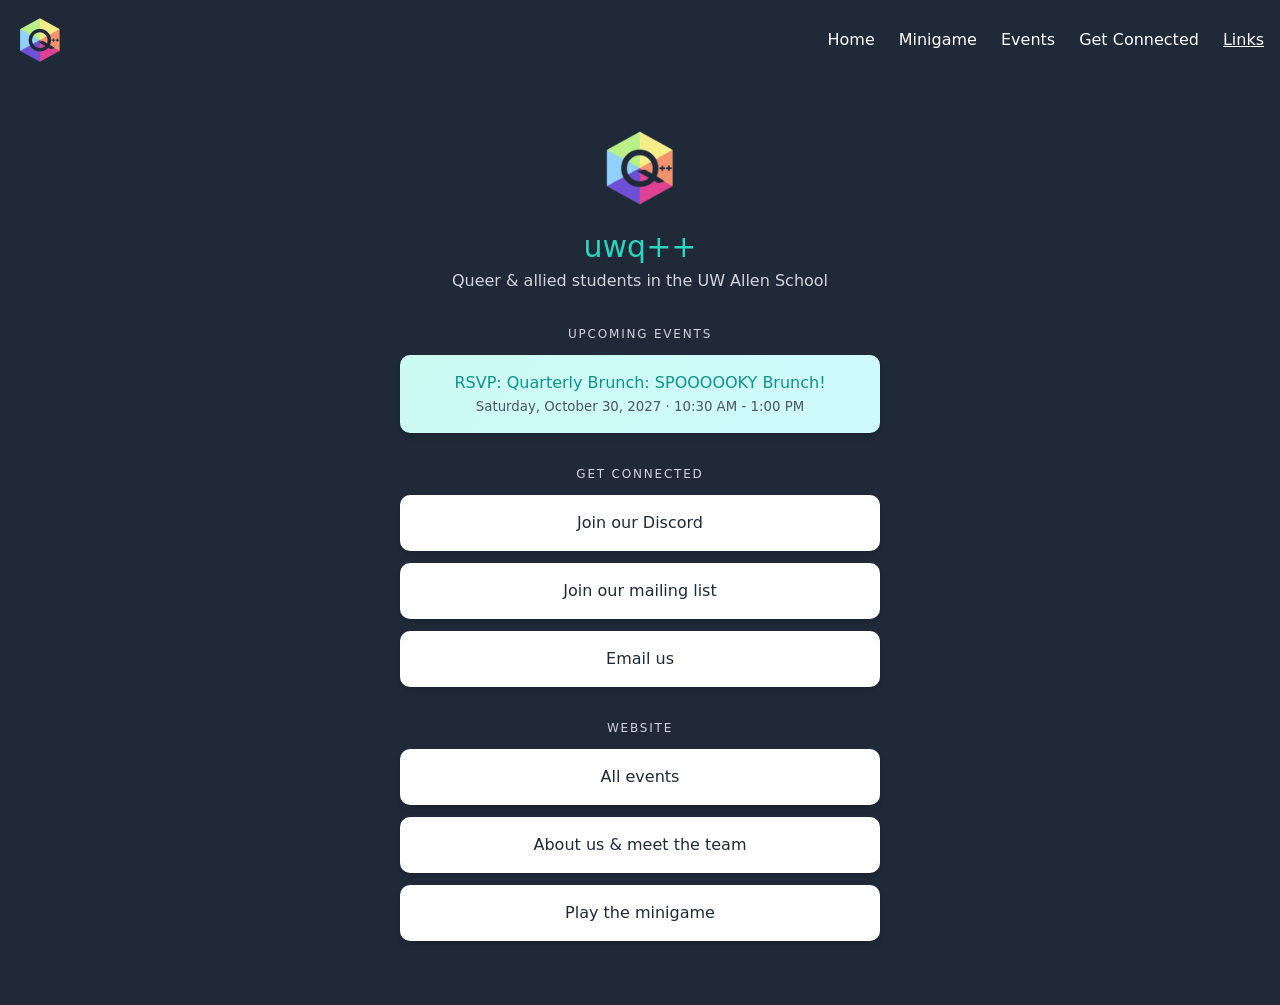
<file: links.html>
<!DOCTYPE html>
<html lang="en">
<head>
  <meta charset="UTF-8">
  <meta name="viewport" content="width=device-width, initial-scale=1.0">
  <title>Links – uwq++</title>
  <meta name="description" content="All Q++ links in one place: upcoming event RSVPs, Discord, mailing list, and more.">
  <meta name="robots" content="noindex, nofollow">
  <link rel="icon" href="logo.png" type="image/png">
  <link rel="stylesheet" href="style.css">
</head>
<body class="links-body">
  <a class="skip-link" href="#main">Skip to content</a>
  <header class="site-header">
    <nav class="container" aria-label="Main navigation">
      <a class="logo-link" href="index.html" aria-label="Q++ Home">
        <img src="logo.png" alt="Q++ Logo" width="48" height="48">
      </a>
      <ul class="nav-list">
        <li><a href="index.html">Home</a></li>
        <li><a href="minigame.html">Minigame</a></li>
        <li><a href="events.html">Events</a></li>
        <li><a href="contact.html">Get Connected</a></li>
        <li><a href="links.html" aria-current="page">Links</a></li>
      </ul>
    </nav>
  </header>

  <main id="main">
    <div class="links-page">
      <header class="links-head">
        <img src="logo.png" alt="Q++ Logo" width="80" height="80">
        <h1>uwq++</h1>
        <p>Queer &amp; allied students in the UW Allen School</p>
      </header>

      <section aria-labelledby="links-events-heading">
        <h2 class="links-label" id="links-events-heading">Upcoming events</h2>
        <!-- filled from data.js by main.js: upcoming dated events, RSVP link if there is one -->
        <div class="links-list" id="links-events"></div>
      </section>

      <section aria-labelledby="links-connect-heading">
        <h2 class="links-label" id="links-connect-heading">Get connected</h2>
        <div class="links-list">
          <a class="links-btn" href="https://discord.gg/aMYWwayKa" target="_blank" rel="noopener noreferrer">Join our Discord</a>
          <a class="links-btn" href="https://mailman.cs.washington.edu/mailman/listinfo/qpp" target="_blank" rel="noopener noreferrer">Join our mailing list</a>
          <a class="links-btn" href="mailto:qpp-officers@cs.washington.edu">Email us</a>
        </div>
      </section>

      <section aria-labelledby="links-site-heading">
        <h2 class="links-label" id="links-site-heading">Website</h2>
        <div class="links-list">
          <a class="links-btn" href="events.html">All events</a>
          <a class="links-btn" href="index.html">About us &amp; meet the team</a>
          <a class="links-btn" href="minigame.html">Play the minigame</a>
        </div>
      </section>
    </div>
  </main>

  <script src="data.js"></script>
  <script src="main.js"></script>
</body>
</html>
</file>
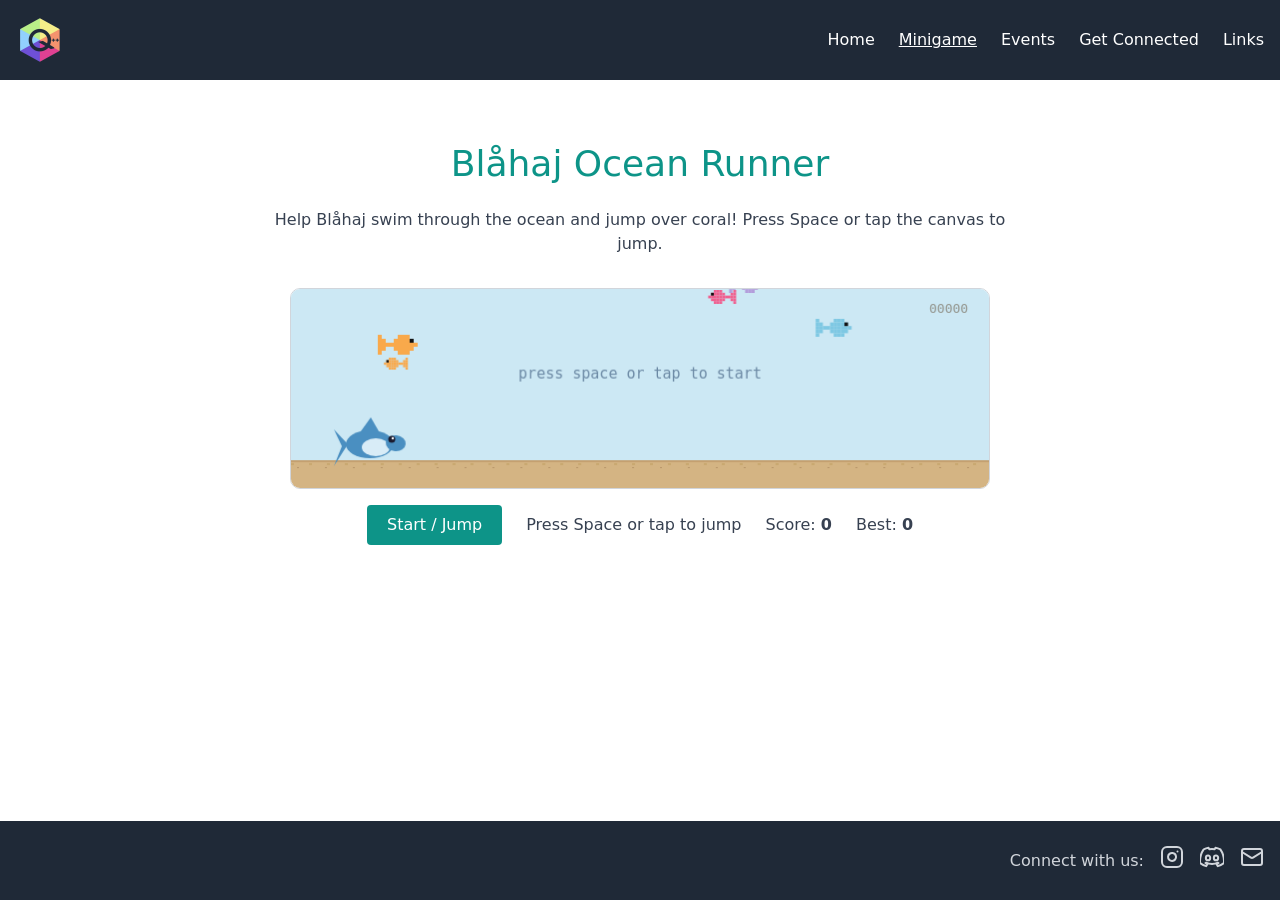
<file: minigame.html>
<!DOCTYPE html>
<html lang="en">
<head>
  <meta charset="UTF-8">
  <meta name="viewport" content="width=device-width, initial-scale=1.0">
  <title>Minigame – uwq++</title>
  <meta name="description" content="Connect with the Queer and Allied Students at the University of Washington through event updates, detailed descriptions, and social media links.">
  <meta name="robots" content="noindex, nofollow">
  <link rel="icon" href="logo.png" type="image/png">
  <link rel="stylesheet" href="style.css">
</head>
<body>
  <a class="skip-link" href="#main">Skip to content</a>
  <header class="site-header">
    <nav class="container" aria-label="Main navigation">
      <a class="logo-link" href="index.html" aria-label="Q++ Home">
        <img src="logo.png" alt="Q++ Logo" width="48" height="48">
      </a>
      <ul class="nav-list">
        <li><a href="index.html">Home</a></li>
        <li><a href="minigame.html" aria-current="page">Minigame</a></li>
        <li><a href="events.html">Events</a></li>
        <li><a href="contact.html">Get Connected</a></li>
        <li><a href="links.html">Links</a></li>
      </ul>
    </nav>
  </header>

  <main id="main">
    <div class="game-page container">
      <div class="game-inner">
        <h1 class="title-xl">Blåhaj Ocean Runner</h1>
        <p>Help Blåhaj swim through the ocean and jump over coral! Press Space or tap the canvas to jump.</p>
        <div class="game-area">
          <canvas id="c" width="700" height="200" aria-label="Blåhaj Ocean Runner game"></canvas>
          <div class="game-controls">
            <button id="startBtn" type="button" class="game-btn">Start / Jump</button>
            <span>Press Space or tap to jump</span>
            <span>Score: <strong id="score">0</strong></span>
            <span>Best: <strong id="best">0</strong></span>
          </div>
        </div>
      </div>
    </div>
  </main>

  <footer class="site-footer">
    <div class="container footer-inner">
      <span>Connect with us:</span>
      <nav aria-label="Social media links">
        <ul class="social-list">
          <li><a class="instagram" href="https://www.instagram.com/uw_qpp/?utm_source=ig_web_button_share_sheet" target="_blank" rel="noopener noreferrer" aria-label="Follow us on Instagram (opens in new tab)"><svg class="icon icon-lg" viewBox="0 0 24 24" aria-hidden="true"><rect width="20" height="20" x="2" y="2" rx="5" ry="5"/><path d="M16 11.37A4 4 0 1 1 12.63 8 4 4 0 0 1 16 11.37z"/><line x1="17.5" x2="17.51" y1="6.5" y2="6.5"/></svg></a></li>
          <li><a class="discord" href="https://discord.gg/aMYWwayKa" target="_blank" rel="noopener noreferrer" aria-label="Join our Discord server (opens in new tab)"><svg class="icon icon-lg" viewBox="0 0 24 24" fill="currentColor" stroke="none" aria-hidden="true"><path d="M20.317 4.3698a19.7913 19.7913 0 00-4.8851-1.5152.0741.0741 0 00-.0785.0371c-.211.3753-.4447.8648-.6083 1.2495-1.8447-.2762-3.68-.2762-5.4868 0-.1636-.3933-.4058-.8742-.6177-1.2495a.077.077 0 00-.0785-.037 19.7363 19.7363 0 00-4.8852 1.515.0699.0699 0 00-.0321.0277C.5334 9.0458-.319 13.5799.0992 18.0578a.0824.0824 0 00.0312.0561c2.0528 1.5076 4.0413 2.4228 5.9929 3.0294a.0777.0777 0 00.0842-.0276c.4616-.6304.8731-1.2952 1.226-1.9942a.076.076 0 00-.0416-.1057c-.6528-.2476-1.2743-.5495-1.8722-.8923a.077.077 0 01-.0076-.1277c.1258-.0943.2517-.1923.3718-.2914a.0743.0743 0 01.0776-.0105c3.9278 1.7933 8.18 1.7933 12.0614 0a.0739.0739 0 01.0785.0095c.1202.099.246.1981.3728.2924a.077.077 0 01-.0066.1276 12.2986 12.2986 0 01-1.873.8914.0766.0766 0 00-.0407.1067c.3604.698.7719 1.3628 1.225 1.9932a.076.076 0 00.0842.0286c1.961-.6067 3.9495-1.5219 6.0023-3.0294a.077.077 0 00.0313-.0552c.5004-5.177-.8382-9.6739-3.5485-13.6604a.061.061 0 00-.0312-.0286zM8.02 15.3312c-1.1825 0-2.1569-1.0857-2.1569-2.419 0-1.3332.9555-2.4189 2.157-2.4189 1.2108 0 2.1757 1.0952 2.1568 2.419 0 1.3332-.9555 2.4189-2.1569 2.4189zm7.9748 0c-1.1825 0-2.1569-1.0857-2.1569-2.419 0-1.3332.9554-2.4189 2.1569-2.4189 1.2108 0 2.1757 1.0952 2.1568 2.419 0 1.3332-.946 2.4189-2.1568 2.4189z"/></svg></a></li>
          <li><a class="mail" href="mailto:qpp-officers@cs.washington.edu" aria-label="Email us at qpp-officers@cs.washington.edu"><svg class="icon icon-lg" viewBox="0 0 24 24" aria-hidden="true"><rect width="20" height="16" x="2" y="4" rx="2"/><path d="m22 7-8.97 5.7a1.94 1.94 0 0 1-2.06 0L2 7"/></svg></a></li>
        </ul>
      </nav>
    </div>
  </footer>

  <script src="minigame.js"></script>
</body>
</html>
</file>
<file: style.css>
/* ---------- Tokens (Tailwind colours used by the original design) ---------- */
:root {
  --fg: #0a0a0a;
  --gray-100: #f3f4f6;
  --gray-200: #e5e7eb;
  --gray-300: #d1d5db;
  --gray-600: #4b5563;
  --gray-700: #374151;
  --gray-800: #1f2937;
  --teal-300: #5eead4;
  --teal-400: #2dd4bf;
  --teal-500: #14b8a6;
  --teal-600: #0d9488;
  --teal-700: #0f766e;
  --teal-800: #115e59;
  --radius-lg: 0.625rem;
  --shadow-md: 0 4px 6px -1px rgba(0,0,0,.1), 0 2px 4px -2px rgba(0,0,0,.1);
  --shadow-lg: 0 10px 15px -3px rgba(0,0,0,.1), 0 4px 6px -4px rgba(0,0,0,.1);
}

*, *::before, *::after { box-sizing: border-box; }
html { height: 100%; }
body {
  margin: 0; min-height: 100%;
  display: flex; flex-direction: column;
  background: #fff; color: var(--fg);
  font-family: ui-sans-serif, system-ui, sans-serif, "Apple Color Emoji", "Segoe UI Emoji";
  font-size: 16px; line-height: 1.5;
  -webkit-font-smoothing: antialiased; -moz-osx-font-smoothing: grayscale;
}
main { flex: 1; background: #fff; }
img { max-width: 100%; display: block; }
h1, h2, h3 { font-weight: 500; line-height: 1.5; margin: 0; }
h1 { font-size: 1.5rem; }
h2 { font-size: 1.25rem; }
h3 { font-size: 1.125rem; }
p { margin: 0; }
a { color: inherit; }
.container { width: 100%; margin: 0 auto; padding: 0 1rem; }
@media (min-width: 40rem) { .container { max-width: 40rem; } }
@media (min-width: 48rem) { .container { max-width: 48rem; } }
@media (min-width: 64rem) { .container { max-width: 64rem; } }
@media (min-width: 80rem) { .container { max-width: 80rem; } }
@media (min-width: 96rem) { .container { max-width: 96rem; } }
.icon { width: 1rem; height: 1rem; flex: none; fill: none; stroke: currentColor; stroke-width: 2; stroke-linecap: round; stroke-linejoin: round; }
.icon-md { width: 1.25rem; height: 1.25rem; }
.icon-lg { width: 1.5rem; height: 1.5rem; }
.icon-xl { width: 2.5rem; height: 2.5rem; }
.sr-only { position: absolute; width: 1px; height: 1px; padding: 0; margin: -1px; overflow: hidden; clip: rect(0,0,0,0); white-space: nowrap; border: 0; }
.skip-link { position: absolute; left: -999px; top: 0; background: #fff; color: #111827; padding: .5rem 1rem; z-index: 100; }
.skip-link:focus { left: .5rem; top: .5rem; }
:focus-visible { outline: 2px solid var(--teal-500); outline-offset: 2px; border-radius: 4px; }
.title-xl { font-size: 2.25rem; line-height: 2.5rem; }
.teal { color: var(--teal-600); }
.center { text-align: center; }

/* ---------- Header / footer ---------- */
.site-header { background: var(--gray-800); color: #fff; box-shadow: var(--shadow-md); }
.site-header nav { display: flex; align-items: center; justify-content: space-between; flex-wrap: wrap; gap: .75rem 1.5rem; padding-top: 1rem; padding-bottom: 1rem; }
.logo-link { display: flex; align-items: center; transition: opacity .15s; }
.logo-link:hover { opacity: .8; }
.logo-link img { width: 3rem; height: 3rem; object-fit: contain; }
.nav-list { display: flex; flex-wrap: wrap; gap: .5rem 1.5rem; list-style: none; margin: 0; padding: 0; }
.nav-list a { color: #fff; text-decoration: none; }
.nav-list a:hover, .nav-list a[aria-current="page"] { text-decoration: underline; }

.site-footer { background: var(--gray-800); padding: 1.5rem 0; }
.footer-inner { display: flex; justify-content: flex-end; align-items: center; flex-wrap: wrap; gap: 1rem; }
.footer-inner > span { color: var(--gray-300); }
.social-list { display: flex; gap: 1rem; list-style: none; margin: 0; padding: 0; }
.social-list a { color: var(--gray-300); transition: color .15s; display: block; }
.social-list a.instagram:hover { color: #f472b6; }
.social-list a.discord:hover { color: #818cf8; }
.social-list a.mail:hover { color: #60a5fa; }

/* ---------- Home hero ---------- */
.hero { position: relative; height: 100vh; min-height: 600px; overflow: hidden; display: flex; align-items: center; justify-content: center; }
.hero-slide { position: absolute; inset: 0; background-size: cover; background-position: center; opacity: 0; transition: opacity 1.4s ease-in-out; }
.hero-slide.active { opacity: 1; animation: kenburns 8s ease-in-out infinite alternate; }
.hero-overlay { position: absolute; inset: 0; z-index: 10; background: linear-gradient(to bottom, rgba(0,0,0,.28) 0%, rgba(0,0,0,.42) 50%, rgba(0,0,0,.7) 100%); }
.photo-credit { position: absolute; top: 1rem; right: 1rem; z-index: 30; color: rgba(255,255,255,.6); font-size: .75rem; }
.photo-credit a { text-decoration: underline; }
.photo-credit a:hover { color: rgba(255,255,255,.8); }
.hero-content { position: relative; z-index: 20; text-align: center; color: #fff; padding: 0 2rem; max-width: 820px; }
.hero-eyebrow, .hero h1, .hero-sub { opacity: 0; animation: fadeUp .9s forwards; }
.hero-eyebrow { font-size: .75rem; letter-spacing: .22em; text-transform: uppercase; color: var(--teal-300); margin-bottom: 1.25rem; animation-delay: .3s; }
.hero h1 { font-family: Georgia, serif; font-size: 3.75rem; line-height: 1.08; margin-bottom: 1.5rem; animation-delay: .5s; }
.hero-sub { font-size: 1.125rem; font-weight: 300; line-height: 1.625; color: rgba(255,255,255,.8); max-width: 540px; margin: 0 auto 2.5rem; animation-delay: .75s; }
.hero-dots { position: absolute; bottom: 2rem; left: 50%; transform: translateX(-50%); z-index: 30; display: flex; gap: .625rem; }
.hero-dots button { width: .5rem; height: .5rem; padding: 0; border: 0; border-radius: 9999px; background: rgba(255,255,255,.35); cursor: pointer; transition: all .3s; }
.hero-dots button:hover { background: rgba(255,255,255,.5); }
.hero-dots button[aria-current="true"] { background: var(--teal-300); transform: scale(1.25); }
.scroll-cue { position: absolute; bottom: 2rem; right: 3rem; z-index: 30; display: none; flex-direction: column; align-items: center; gap: .375rem; color: rgba(255,255,255,.5); font-size: .75rem; letter-spacing: .15em; text-transform: uppercase; }
.scroll-cue div { width: 1px; height: 3rem; background: linear-gradient(to bottom, rgba(255,255,255,.5), transparent); animation: scrollLine 1.8s ease-in-out infinite; transform-origin: top; }
@keyframes kenburns { from { transform: scale(1.04) translateX(0); } to { transform: scale(1) translateX(-1%); } }
@keyframes fadeUp { from { opacity: 0; transform: translateY(22px); } to { opacity: 1; transform: translateY(0); } }
@keyframes scrollLine { 0%, 100% { transform: scaleY(1); opacity: 1; } 50% { transform: scaleY(.5); opacity: .4; } }

/* ---------- Home: about ---------- */
.about { padding: 4rem 0; background: #fff; }
.about-inner { max-width: 56rem; margin: 0 auto; }
.about h2 { text-align: center; margin-bottom: 2rem; color: var(--teal-600); }
.about-text { text-align: center; color: var(--gray-700); display: grid; gap: 1.5rem; }
.pillars { display: grid; gap: 1.5rem; grid-template-columns: 1fr; margin-top: 3rem; }
.pillar { padding: 1.5rem; border-radius: var(--radius-lg); }
.pillar h3 { margin-bottom: .75rem; }
.about-closing { margin-top: 3rem; }
.about-closing p + p { margin-top: 1rem; }
.about-closing a { color: var(--teal-600); text-decoration: underline; }
.about-closing a:hover { color: var(--teal-700); }
@media (min-width: 768px) { .pillars { grid-template-columns: repeat(3, 1fr); } }

/* ---------- Events ---------- */
.events-page { padding: 4rem 1rem; }
.events-head { text-align: center; margin-bottom: 3rem; color: #000; }
.events-head h1 { color: var(--teal-600); margin-bottom: 1rem; }
.events-head p { max-width: 42rem; margin: 0 auto; }
.events-head p + p { margin-top: .5rem; }
.event-grid { display: grid; gap: 1.5rem; grid-template-columns: 1fr; max-width: 72rem; margin: 0 auto; }
@media (min-width: 768px) { .event-grid { grid-template-columns: repeat(2, 1fr); } }

.event-card { border-radius: var(--radius-lg); box-shadow: var(--shadow-md); padding: 1.5rem; transition: box-shadow .15s; }
.event-card:hover { box-shadow: var(--shadow-lg); }
.event-card h3 { margin-bottom: .75rem; }
.event-card h3 a { text-decoration: none; }
.event-card h3 a:hover { text-decoration: underline; }
.event-card .short { color: var(--gray-700); margin-bottom: 1rem; }
.event-meta { list-style: none; margin: 0; padding: 0; display: grid; gap: .5rem; color: var(--gray-700); }
.event-meta li { display: flex; align-items: center; gap: .5rem; }
.card-link { display: inline-block; margin-top: 1rem; text-decoration: none; }
.card-link:hover { text-decoration: underline; }

/* colour themes (chosen by event id, as in the original) */
.theme-teal   { background: linear-gradient(135deg, #ccfbf1, #cffafe); --title: #0d9488; --link-hover: #0f766e; }
.theme-purple { background: linear-gradient(135deg, #f3e8ff, #fce7f3); --title: #9333ea; --link-hover: #7e22ce; }
.theme-blue   { background: linear-gradient(135deg, #dbeafe, #e0e7ff); --title: #2563eb; --link-hover: #1d4ed8; }
.theme-orange { background: linear-gradient(135deg, #ffedd5, #fef9c3); --title: #ea580c; --link-hover: #c2410c; }
.event-card h3, .card-link { color: var(--title); }
.card-link:hover { color: var(--link-hover); }
.pillar.theme-teal h3 { color: #0d9488; } .pillar.theme-purple h3 { color: #9333ea; } .pillar.theme-blue h3 { color: #2563eb; }

/* ---------- Event detail ---------- */
.detail-page { padding: 4rem 1rem; }
.detail-inner { max-width: 48rem; margin: 0 auto; }
.detail-back { display: inline-flex; align-items: center; gap: .5rem; color: var(--teal-600); margin-bottom: 1.5rem; }
.detail-back:hover { color: var(--teal-800); text-decoration: underline; }
.detail-header h1 { color: var(--teal-600); margin-bottom: 1.5rem; }
.detail-box { background: linear-gradient(135deg, #ccfbf1, #cffafe); border-radius: var(--radius-lg); padding: 1.5rem; display: grid; gap: .75rem; margin-bottom: 2rem; }
.detail-box > div { display: flex; align-items: center; gap: .75rem; color: var(--gray-700); }
.detail-box .icon { color: var(--teal-600); }
.detail-about { margin-bottom: 2rem; }
.detail-about h2 { color: var(--teal-600); margin-bottom: 1rem; }
.detail-about p { color: var(--gray-700); line-height: 1.625; }
.rsvp-btn { display: inline-flex; align-items: center; gap: .5rem; background: var(--teal-600); color: #fff; padding: .75rem 1.5rem; border-radius: var(--radius-lg); text-decoration: none; transition: background .15s; }
.rsvp-btn:hover { background: var(--teal-700); }
.rsvp-note { margin-top: .75rem; color: var(--gray-600); }
.not-found { max-width: 42rem; margin: 0 auto; text-align: center; }
.not-found h1 { margin-bottom: 1rem; }
.not-found p { margin-bottom: 1.5rem; color: var(--gray-700); }
.not-found a { display: inline-flex; align-items: center; gap: .5rem; color: #7e22ce; }
.not-found a:hover { color: #581c87; text-decoration: underline; }

/* ---------- Gallery carousel ---------- */
.gallery { background: var(--gray-800); padding: 4rem 0; }
.gallery h2 { text-align: center; margin-bottom: 3rem; color: var(--teal-500); font-size: 2.25rem; line-height: 2.5rem; }
.slider { position: relative; }
.slider-viewport { overflow: hidden; }
.slider-track { display: flex; align-items: stretch; will-change: transform; }
.slider-track.animate { transition: transform .5s ease; }
.slide { flex: none; padding: 0 .5rem; }
.team-card { height: 100%; display: flex; flex-direction: column; overflow: hidden; border-radius: var(--radius-lg); box-shadow: var(--shadow-md); background: #fff; }
.team-photo { position: relative; aspect-ratio: 4 / 3; overflow: hidden; background: var(--gray-200); }
.team-photo img { position: absolute; inset: 0; width: 100%; height: 100%; object-fit: cover; }
.team-info { padding: 1rem; text-align: center; flex: 1; }
.team-name { color: #111827; font-weight: 600; font-size: 1.125rem; margin-bottom: .25rem; }
.team-role { color: var(--teal-600); font-weight: 500; font-size: .875rem; margin-bottom: .5rem; }
.team-bio { color: var(--gray-600); font-size: .875rem; line-height: 1.625; }
.slider-arrow { position: absolute; top: 40%; transform: translateY(-50%); z-index: 2; background: rgba(255,255,255,.9); border: 0; border-radius: 9999px; padding: .5rem; display: grid; place-items: center; color: var(--teal-600); cursor: pointer; box-shadow: var(--shadow-lg); transition: background .15s; }
.slider-arrow:hover { background: #fff; }
.slider-arrow.prev { left: 1rem; }
.slider-arrow.next { right: 1rem; }
.slider-dots { display: flex; justify-content: center; flex-wrap: wrap; gap: .5rem; list-style: none; margin: 1.5rem 0 0; padding: 0; }
.slider-dots button { position: relative; width: 1.25rem; height: 1.25rem; padding: 0; border: 0; background: transparent; cursor: pointer; }
.slider-dots button::before { content: ""; position: absolute; top: 50%; left: 50%; width: .5rem; height: .5rem; margin: -.25rem 0 0 -.25rem; border-radius: 9999px; background: var(--teal-600); opacity: .25; }
.slider-dots button[aria-current="true"]::before { opacity: .75; }

/* ---------- Contact ---------- */
.contact-page { padding: 4rem 1rem; }
.contact-inner { max-width: 42rem; margin: 0 auto; }
.contact-inner > h1 { text-align: center; margin-bottom: 1.5rem; color: var(--teal-600); }
.contact-inner > p { text-align: center; color: var(--gray-700); }
.contact-inner > p.m6 { margin-bottom: 1.5rem; } .contact-inner > p.m8 { margin-bottom: 2rem; } .contact-inner > p.m10 { margin-bottom: 2.5rem; }
.contact-list { display: grid; gap: 1.5rem; }
.contact-card { display: flex; align-items: center; gap: 1rem; background: var(--gray-800); padding: 1.5rem; border-radius: var(--radius-lg); box-shadow: var(--shadow-md); text-decoration: none; transition: box-shadow .15s; }
.contact-card:hover { box-shadow: var(--shadow-lg); }
.contact-card:focus-visible { outline: 2px solid #a855f7; outline-offset: 2px; }
.contact-card .text { flex: 1; }
.contact-card h2 { color: #fff; }
.contact-card p { color: var(--gray-300); }
.contact-card .arrow { color: var(--teal-400); }
.contact-icon { flex: none; width: 3rem; height: 3rem; border-radius: var(--radius-lg); display: grid; place-items: center; color: #fff; }
.ig { background: linear-gradient(to bottom right, #a855f7, #ec4899, #f97316); }
.dc { background: #4f46e5; }
.ml { background: var(--teal-600); }
.mail-icon { color: #60a5fa; }
.contact-about { margin-top: 3rem; background: linear-gradient(to right, #ccfbf1, #cffafe); border-radius: var(--radius-lg); padding: 1.5rem; text-align: center; }
.contact-about h2 { color: var(--teal-600); margin-bottom: .75rem; }
.contact-about p { color: var(--gray-700); }
.contact-about p + p { margin-top: .75rem; }

/* ---------- Links (Instagram link-in-bio) ---------- */
.links-body, .links-body main { background: var(--gray-800); }
.links-page { max-width: 32rem; margin: 0 auto; padding: 3rem 1rem 4rem; display: grid; gap: 2rem; }
.links-head { text-align: center; color: #fff; }
.links-head img { width: 5rem; height: 5rem; object-fit: contain; margin: 0 auto 1rem; }
.links-head h1 { color: var(--teal-400); font-size: 1.875rem; }
.links-head p { color: var(--gray-300); }
.links-label { color: var(--gray-300); font-size: .75rem; letter-spacing: .15em; text-transform: uppercase; text-align: center; margin-bottom: .75rem; }
.links-list { display: grid; gap: .75rem; }
/* background-color only, so an event's theme-* gradient still shows through */
.links-btn { display: block; text-align: center; background-color: #fff; color: var(--gray-800); padding: 1rem 1.25rem; border-radius: var(--radius-lg); text-decoration: none; font-weight: 500; box-shadow: var(--shadow-md); transition: transform .15s, background-color .15s; }
.links-btn:hover { background-color: #ccfbf1; transform: translateY(-1px); }
.links-event span, .links-event small { display: block; }
.links-event span { color: var(--title); }
.links-event small { color: var(--gray-600); font-weight: 400; margin-top: .125rem; }

/* ---------- Minigame ---------- */
.game-page { padding: 4rem 1rem; }
.game-inner { max-width: 48rem; margin: 0 auto; }
.game-inner > h1 { text-align: center; margin-bottom: 1.5rem; color: var(--teal-600); }
.game-inner > p { text-align: center; color: var(--gray-700); margin-bottom: 2rem; }
.game-area { display: flex; flex-direction: column; align-items: center; gap: 1rem; }
.game-area canvas { width: 100%; max-width: 700px; border: 1px solid var(--gray-300); border-radius: var(--radius-lg); }
.game-controls { display: flex; gap: 1.5rem; align-items: center; flex-wrap: wrap; justify-content: center; color: var(--gray-700); }
.game-btn { padding: .5rem 1.25rem; background: var(--teal-600); color: #fff; border: 0; border-radius: .25rem; font: inherit; font-weight: 500; cursor: pointer; transition: background .15s; }
.game-btn:hover { background: var(--teal-700); }

@media (min-width: 768px) {
  .hero h1 { font-size: 4.5rem; }
  .scroll-cue { display: flex; }
}
@media (max-width: 640px) {
  .slider-arrow.prev { left: .25rem; }
  .slider-arrow.next { right: .25rem; }
}
@media (prefers-reduced-motion: reduce) {
  .hero-slide.active, .scroll-cue div { animation: none; }
  .hero-eyebrow, .hero h1, .hero-sub { opacity: 1; animation: none; }
  .slider-track.animate { transition: none; }
}
</file>
